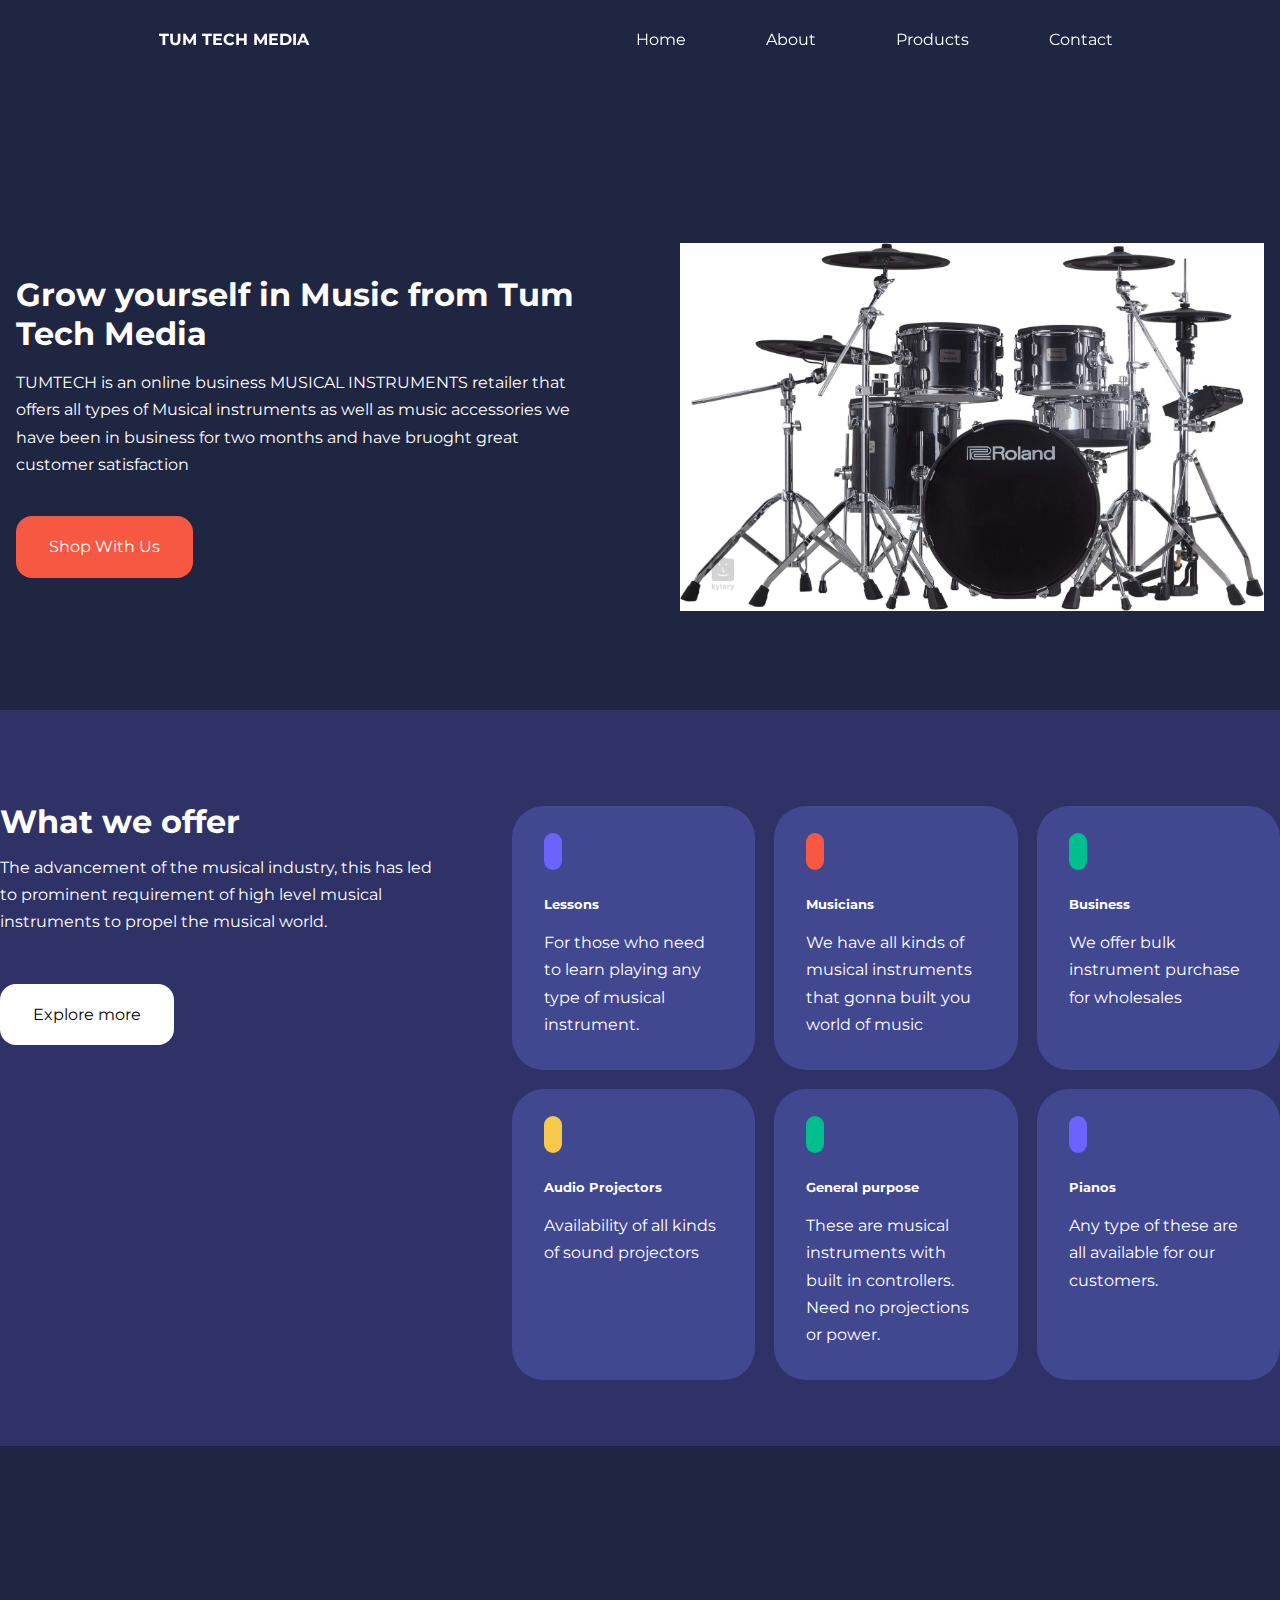
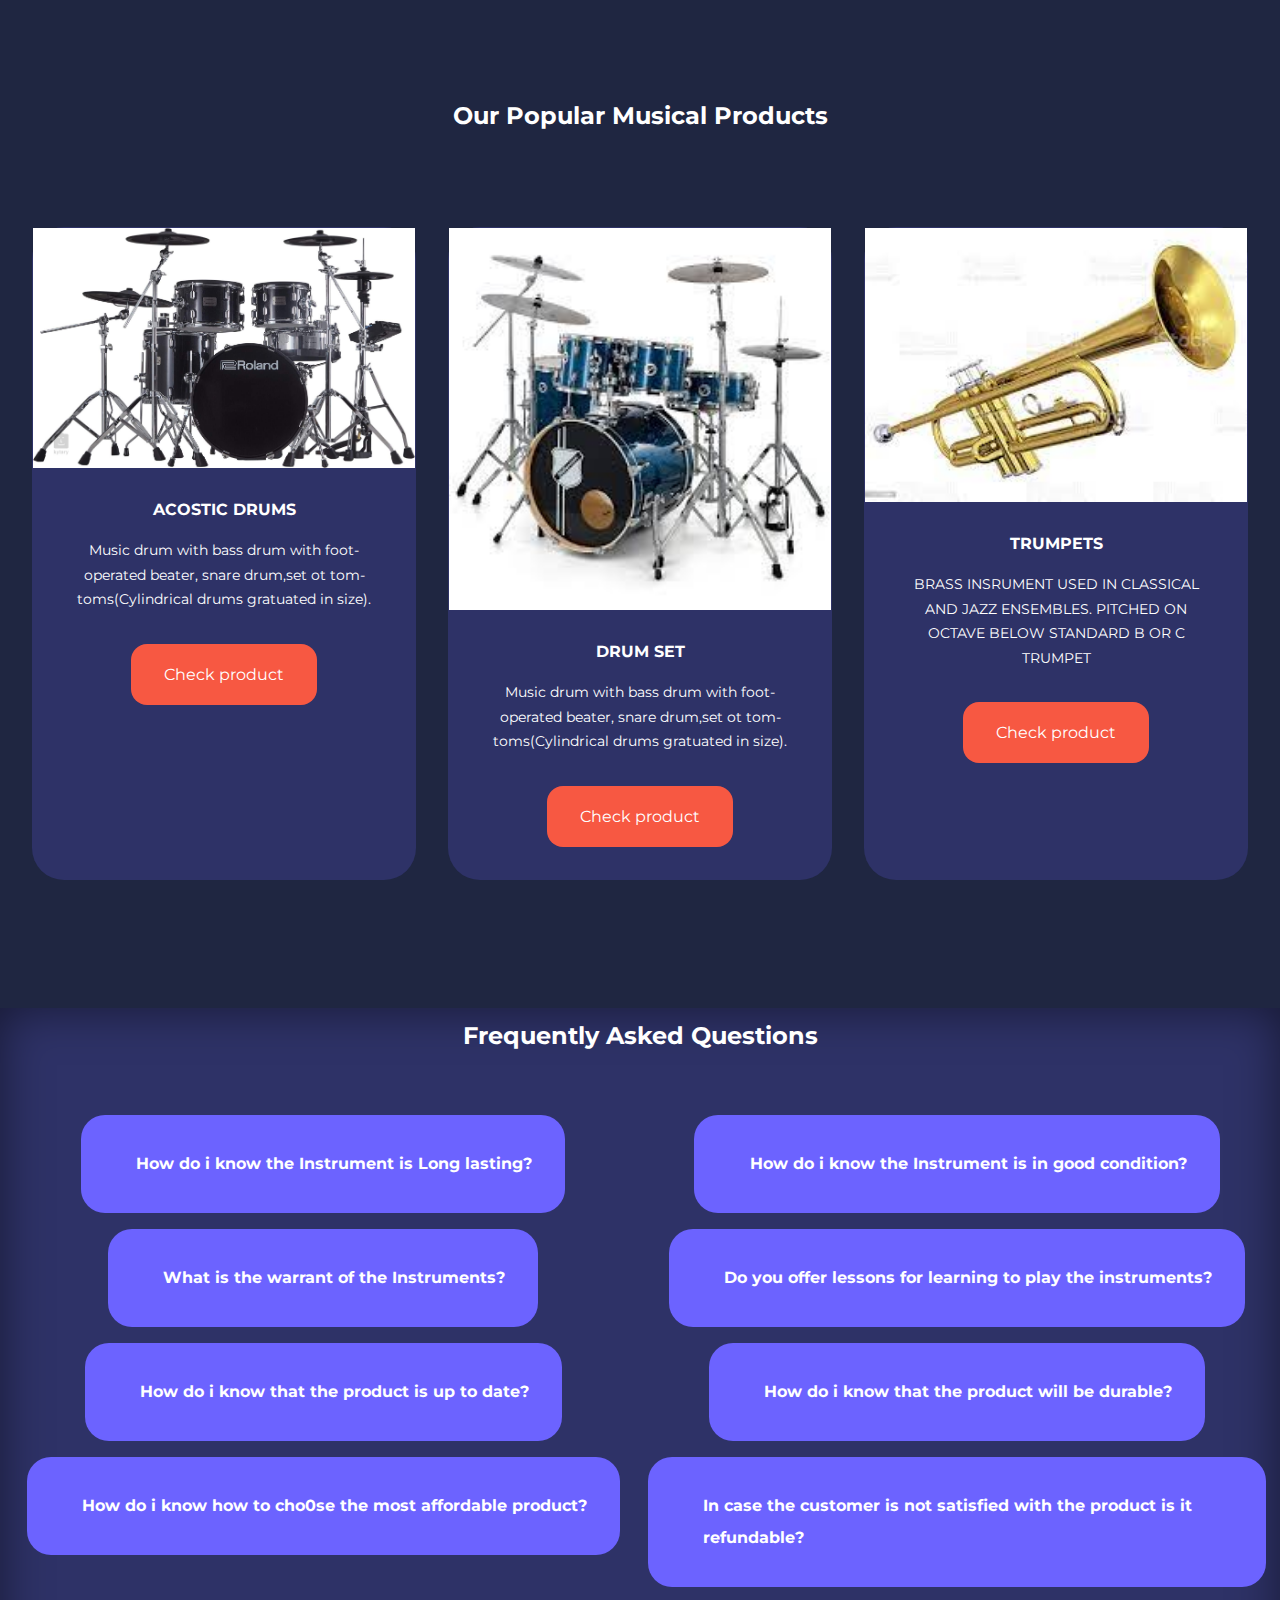
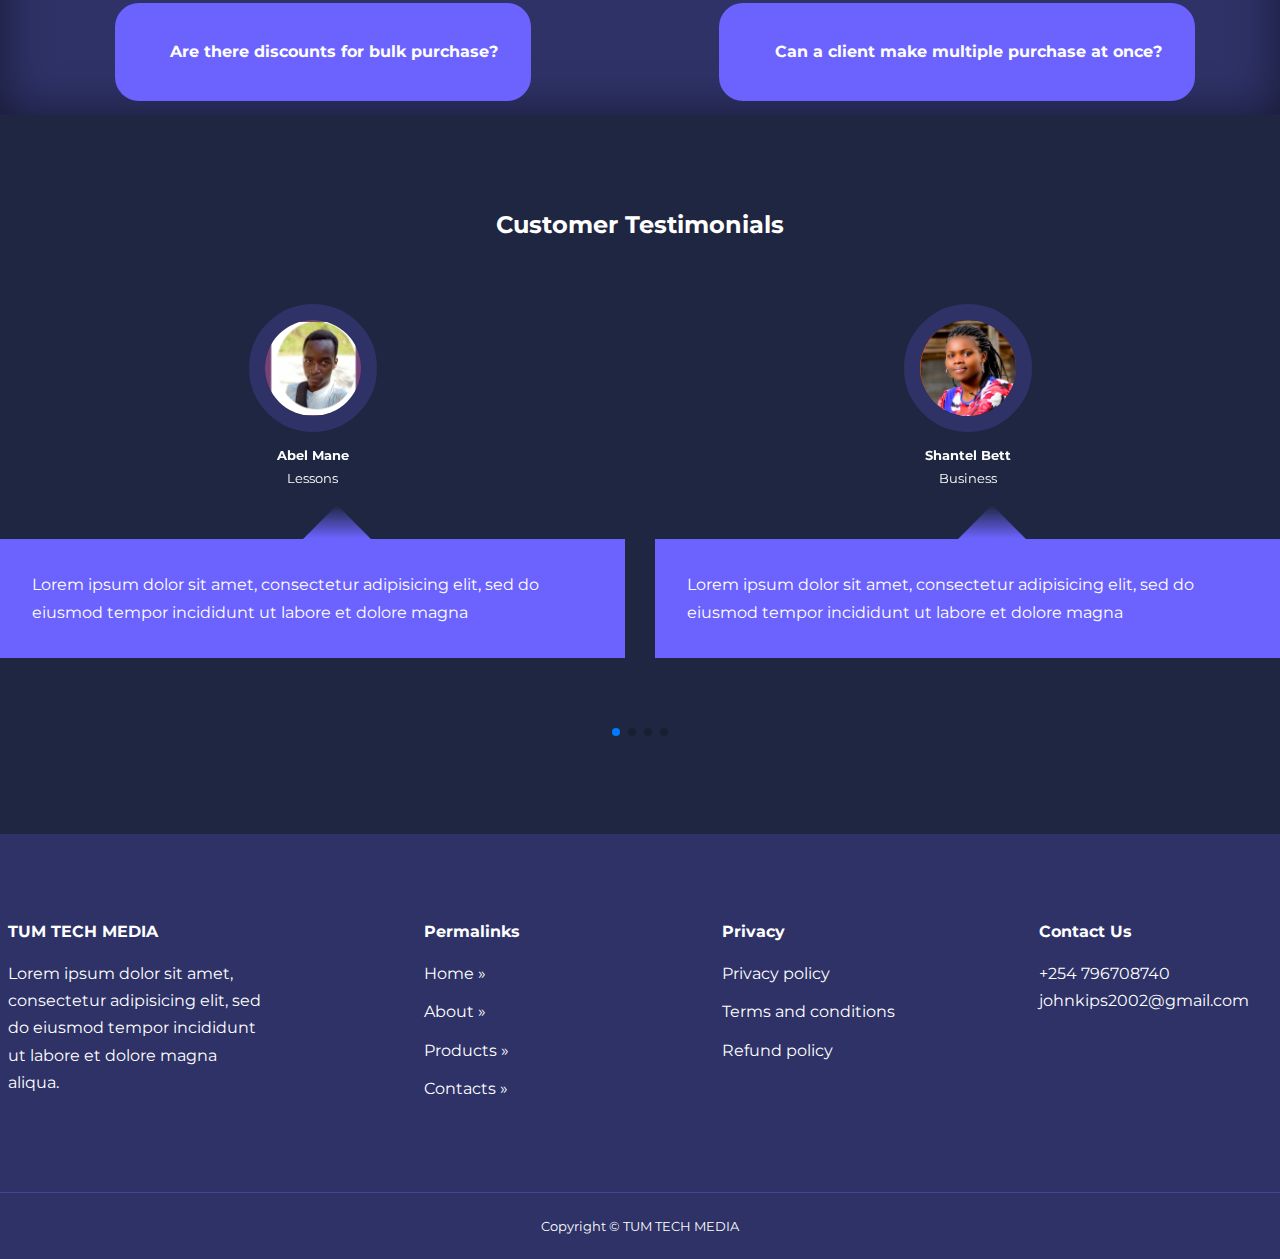
<file: SOEN 202/index.html>
<!DOCTYPE html>
<html lang="en">

<head>
    <meta charset="UTF-8">
    <meta http-equiv="X-UA-Compatible" content="IE=edge">
    <meta name="viewport" content="width=device-width, initial-scale=1.0">
    <title>Document</title>
    <!-- this is from swipper js -->
    <link rel="stylesheet" href="https://unpkg.com/swiper@8/swiper-bundle.min.css" />

    <!-- this is the icontscout -->
    <link rel="stylesheet" href="https://unicons.iconscout.com/release/v2.1.6/css/unicons.css">

    <!-- this is the google fonts -->
    <link rel="preconnect" href="https://fonts.googleapis.com">
    <link rel="preconnect" href="https://fonts.gstatic.com" crossorigin>
    <link href="https://fonts.googleapis.com/css2?family=Montserrat:wght@300;400;500;600;700;800;900&family=Poppins:wght@100;200;300;400;600;700&display=swap" rel="stylesheet">
    <!-- this is frommy internal css -->
    <link rel="stylesheet" href="./style.css">

    <style>
        body {
            background-image: rgb(40deg blue,yellow);
        }
    </style>


</head>

<body>
    <nav>
        <div class="container nav__container">
            <a href="index.html">
                <h4>TUM TECH MEDIA</h4>
            </a>
            <ul class="nav__menu">
                <li><a href="index.html">Home</a></li>
                <li><a href="about.html">About</a></li>
                <li><a href="product.html">Products</a></li>
                <li><a href="contacts.html">Contact</a></li>
            </ul>
            <button class="open-menu-btn"><i class="uil uil-bars"></i></button>
            <button class="close-menu-btn"><i class="uil uil-multiply"></i></button>
        </div>
    </nav>

    <!-- ==============END OF NAVIGATION STYLING============ -->

    <header>
        <div class="container header__container">
            <div class="header__left">
                <h1>Grow yourself in Music from Tum Tech Media</h1>
                <p>
                    TUMTECH is an online business MUSICAL INSTRUMENTS retailer that offers all types of Musical instruments as well as music accessories we have been in business for two months and have bruoght great customer satisfaction
                </p>
                <a href="product.html" class="btn btn-primary">Shop With Us</a>
            </div>
            <div class="header__right">
                <div class="header__right-image">
                    <img src="./images/ACOSTIC DRUMS.jpg" alt="">
                </div>
            </div>
        </div>
    </header>

    <!-- ===============END OF THE HEADER SECTION=============== -->


    <section class="categories">
        <div class="container categories__container">
            <div class="categories__left">
                <h1>What we offer</h1>
                <p>The advancement of the musical industry, this has led to prominent requirement of high level musical instruments to propel the musical world.</p>
                <a href="./product.html" class="btn">Explore more</a>
            </div>
            <div class="categories__right">
                <article class="category">
                    <span class="category__icon"><i class="uil uil-dice-six"></i></span>
                    <h5>Lessons</h5>
                    <p>For those who need to learn playing any type of musical instrument.
                    </p>
                </article>
                <article class="category">
                    <span class="category__icon"><i class="uil uil-suitcase-alt"></i></span>
                    <h5>Musicians</h5>
                    <p>We have all kinds of musical instruments that gonna built you world of music
                    </p>
                </article>
                <article class="category">
                    <span class="category__icon"><i class="uil uil-laptop"></i></span>
                    <h5>Business</h5>
                    <p>We offer bulk instrument purchase for wholesales
                    </p>
                </article>
                <article class="category">
                    <span class="category__icon"><i class="uil uil-tablet"></i></span>
                    <h5>Audio Projectors</h5>
                    <p>Availability of all kinds of sound projectors
                    </p>
                </article>
                <article class="category">
                    <span class="category__icon"><i class="uil uil-desktop"></i></span>
                    <h5>General purpose</h5>
                    <p>These are musical instruments with built in controllers. Need no projections or power.
                    </p>
                </article>
                <article class="category">
                    <span class="category__icon"><i class="uil uil-monitor"></i></span>
                    <h5>Pianos </h5>
                    <p>Any type of these are all available for our customers.
                    </p>
                </article>
            </div>
        </div>
    </section>

    <section class="courses">
        <h2>Our Popular Musical Products</h2>
        <div class="container courses__container">
            <article class="course">
                <div class="course__image">
                    <img src="./images/ACOSTIC DRUMS.jpg">
                </div>
                <div class="course__info">
                    <h4>ACOSTIC DRUMS</h4>
                    <p>
                        Music drum with bass drum with foot-operated beater, snare drum,set ot tom-toms(Cylindrical drums gratuated in size).
                    </p>
                    <a href="./product.html" class="btn btn-primary">Check product</a>
                </div>
            </article>

            <article class="course">
                <div class="course__image">
                    <img src="./images/DRUM SET.jpeg">
                </div>
                <div class="course__info">
                    <h4>DRUM SET</h4>
                    <p>
                        Music drum with bass drum with foot-operated beater, snare drum,set ot tom-toms(Cylindrical drums gratuated in size).
                    </p>
                    <a href="./product.html" class="btn btn-primary">Check product</a>
                </div>
            </article>

            <article class="course">
                <div class="course__image">
                    <img src="./images/TRUMPETS.jpeg">
                </div>
                <div class="course__info">
                    <h4>TRUMPETS</h4>
                    <p>
                        BRASS INSRUMENT USED IN CLASSICAL AND JAZZ ENSEMBLES. PITCHED ON OCTAVE BELOW STANDARD B OR C TRUMPET
                    </p>
                    <a href="./product.html" class="btn btn-primary">Check product</a>
                </div>
            </article>
        </div>
    </section>


    <!-- =============== END OF COURSES =================-->

    <section class="faqs">
        <h2>Frequently Asked Questions</h2>
        <div class="container faqs__container">
            <article class="faq">
                <div class="faq__icon"><i class="uil uil-plus"></i></div>
                <div class="question__answer">
                    <h4>How do i know the Instrument is Long lasting?</h4>
                    <p>Lorem ipsum dolor sit amet, consectetur adipisicing elit, sed do eiusmod tempor incididunt ut labore et dolore magna aliqua. Ut enim ad minim veniam, quis nostrud exercitation ullamco laboris nisi ut aliquip ex ea commodo consequat.
                        Duis aute irure dolor in reprehenderit in voluptate velit esse cillum dolore eu fugiat nulla pariatur.</p>
                </div>
            </article>


            <article class="faq">
                <div class="faq__icon"><i class="uil uil-plus"></i></div>
                <div class="question__answer">
                    <h4>How do i know the Instrument is in good condition?</h4>
                    <p>Lorem ipsum dolor sit amet, consectetur adipisicing elit, sed do eiusmod tempor incididunt ut labore et dolore magna aliqua. Ut enim ad minim veniam, quis nostrud exercitation ullamco laboris nisi ut aliquip ex ea commodo consequat.
                        Duis aute irure dolor in reprehenderit in voluptate velit esse cillum dolore eu fugiat nulla pariatur.</p>
                </div>
            </article>


            <article class="faq">
                <div class="faq__icon"><i class="uil uil-plus"></i></div>
                <div class="question__answer">
                    <h4>What is the warrant of the Instruments?</h4>
                    <p>Lorem ipsum dolor sit amet, consectetur adipisicing elit, sed do eiusmod tempor incididunt ut labore et dolore magna aliqua. Ut enim ad minim veniam, quis nostrud exercitation ullamco laboris nisi ut aliquip ex ea commodo consequat.
                        Duis aute irure dolor in reprehenderit in voluptate velit esse cillum dolore eu fugiat nulla pariatur.</p>
                </div>
            </article>


            <article class="faq">
                <div class="faq__icon"><i class="uil uil-plus"></i></div>
                <div class="question__answer">
                    <h4>Do you offer lessons for learning to play the instruments?</h4>
                    <p>Lorem ipsum dolor sit amet, consectetur adipisicing elit, sed do eiusmod tempor incididunt ut labore et dolore magna aliqua. Ut enim ad minim veniam, quis nostrud exercitation ullamco laboris nisi ut aliquip ex ea commodo consequat.
                        Duis aute irure dolor in reprehenderit in voluptate velit esse cillum dolore eu fugiat nulla pariatur.</p>
                </div>
            </article>


            <article class="faq">
                <div class="faq__icon"><i class="uil uil-plus"></i></div>
                <div class="question__answer">
                    <h4>How do i know that the product is up to date?</h4>
                    <p>Lorem ipsum dolor sit amet, consectetur adipisicing elit, sed do eiusmod tempor incididunt ut labore et dolore magna aliqua. Ut enim ad minim veniam, quis nostrud exercitation ullamco laboris nisi ut aliquip ex ea commodo consequat.
                        Duis aute irure dolor in reprehenderit in voluptate velit esse cillum dolore eu fugiat nulla pariatur.</p>
                </div>
            </article>


            <article class="faq">
                <div class="faq__icon"><i class="uil uil-plus"></i></div>
                <div class="question__answer">
                    <h4>How do i know that the product will be durable?</h4>
                    <p>Lorem ipsum dolor sit amet, consectetur adipisicing elit, sed do eiusmod tempor incididunt ut labore et dolore magna aliqua. Ut enim ad minim veniam, quis nostrud exercitation ullamco laboris nisi ut aliquip ex ea commodo consequat.
                        Duis aute irure dolor in reprehenderit in voluptate velit esse cillum dolore eu fugiat nulla pariatur.</p>
                </div>
            </article>


            <article class="faq">
                <div class="faq__icon"><i class="uil uil-plus"></i></div>
                <div class="question__answer">
                    <h4>How do i know how to cho0se the most affordable product?</h4>
                    <p>Lorem ipsum dolor sit amet, consectetur adipisicing elit, sed do eiusmod tempor incididunt ut labore et dolore magna aliqua. Ut enim ad minim veniam, quis nostrud exercitation ullamco laboris nisi ut aliquip ex ea commodo consequat.
                        Duis aute irure dolor in reprehenderit in voluptate velit esse cillum dolore eu fugiat nulla pariatur.</p>
                </div>
            </article>


            <article class="faq">
                <div class="faq__icon"><i class="uil uil-plus"></i></div>
                <div class="question__answer">
                    <h4>In case the customer is not satisfied with the product is it refundable?</h4>
                    <p>Read the refund policy</p>
                </div>
            </article>


            <article class="faq">
                <div class="faq__icon"><i class="uil uil-plus"></i></div>
                <div class="question__answer">
                    <h4>Are there discounts for bulk purchase?</h4>
                    <p>Lorem ipsum dolor sit amet, consectetur adipisicing elit, sed do eiusmod tempor incididunt ut labore et dolore magna aliqua. Ut enim ad minim veniam, quis nostrud exercitation ullamco laboris nisi ut aliquip ex ea commodo consequat.
                        Duis aute irure dolor in reprehenderit in voluptate velit esse cillum dolore eu fugiat nulla pariatur.</p>
                </div>
            </article>


            <article class="faq">
                <div class="faq__icon"><i class="uil uil-plus"></i></div>
                <div class="question__answer">
                    <h4>Can a client make multiple purchase at once?</h4>
                    <p>Lorem ipsum dolor sit amet, consectetur adipisicing elit, sed do eiusmod tempor incididunt ut labore et dolore magna aliqua. Ut enim ad minim veniam, quis nostrud exercitation ullamco laboris nisi ut aliquip ex ea commodo consequat.
                        Duis aute irure dolor in reprehenderit in voluptate velit esse cillum dolore eu fugiat nulla pariatur.</p>
                </div>
            </article>
        </div>
    </section>

    <!--  ============  END OF FAQS  ============= -->

    <section class="container testimonials__container mySwiper">
        <h2>Customer Testimonials</h2>
        <div class="swiper-wrapper">


            <article class="testmonial swiper-slide">
                <div class="avatar">
                    <img src="./images/mane.png">
                </div>
                <div class="testimonial__info">
                    <h5>Abel Mane</h5>
                    <small>Lessons</small>
                </div>
                <div class="testimonial__body">
                    <p>
                        Lorem ipsum dolor sit amet, consectetur adipisicing elit, sed do eiusmod tempor incididunt ut labore et dolore magna
                    </p>
                </div>
            </article>


            <article class="testmonial swiper-slide">
                <div class="avatar">
                    <img src="./images/aisha2.png">
                </div>
                <div class="testimonial__info">
                    <h5>Shantel Bett</h5>
                    <small>Business</small>
                </div>
                <div class="testimonial__body">
                    <p>
                        Lorem ipsum dolor sit amet, consectetur adipisicing elit, sed do eiusmod tempor incididunt ut labore et dolore magna
                    </p>
                </div>
            </article>


            <article class="testmonial swiper-slide">
                <div class="avatar">
                    <img src="./images/edgar.png">
                </div>
                <div class="testimonial__info">
                    <h5>Edgar Sulubu</h5>
                    <small>Musician</small>
                </div>
                <div class="testimonial__body">
                    <p>
                        Lorem ipsum dolor sit amet, consectetur adipisicing elit, sed do eiusmod tempor incididunt ut labore et dolore magna
                    </p>
                </div>
            </article>


            <article class="testmonial swiper-slide">
                <div class="avatar">
                    <img src="./images/aisha.png">
                </div>
                <div class="testimonial__info">
                    <h5>Aisha Nabu</h5>
                    <small>Lessons</small>
                </div>
                <div class="testimonial__body">
                    <p>
                        Lorem ipsum dolor sit amet, consectetur adipisicing elit, sed do eiusmod tempor incididunt ut labore et dolore magna
                    </p>
                </div>
            </article>


            <article class="testmonial swiper-slide">
                <div class="avatar">
                    <img src="./images/dub.png">
                </div>
                <div class="testimonial__info">
                    <h5>John Dub</h5>
                    <small>Pianist</small>
                </div>
                <div class="testimonial__body">
                    <p>
                        Lorem ipsum dolor sit amet, consectetur adipisicing elit, sed do eiusmod tempor incididunt ut labore et dolore magna
                    </p>
                </div>
            </article>

        </div>
        <div class="swiper-pagination"></div>
    </section>


    <!-- ===========  END OF TESTIMONIALS ========= -->



    <footer>
        <div class="container footer__container">
            <div class="footer__1">
                <a href="index.html" class="footer__logo">
                    <h4>TUM TECH MEDIA</h4>
                </a>
                <p>Lorem ipsum dolor sit amet, consectetur adipisicing elit, sed do eiusmod tempor incididunt ut labore et dolore magna aliqua. </p>
            </div>


            <div class="footer__2">
                <h4>Permalinks</h4>
                <ul class="permalinks">
                    <li><a href="index.html">Home</a> &raquo;</li>
                    <li><a href="about.html">About</a> &raquo;</li>
                    <li><a href="product.html">Products</a> &raquo;</li>
                    <li><a href="contacts.html">Contacts</a> &raquo;</li>

                </ul>
            </div>

            <div class="footer__3">
                <h4>Privacy</h4>
                <ul class="privacy">
                    <li>
                        <a href="#">Privacy policy</a>
                    </li>
                    <li>
                        <a href="#">Terms and conditions</a>
                    </li>
                    <li>
                        <a href="#">Refund policy</a>
                    </li>
                </ul>
            </div>

            <div class="footer__4">
                <h4>Contact Us</h4>
                <div>
                    <p>+254 796708740</p>
                    <p>johnkips2002@gmail.com</p>
                </div>
                <ul class="footer__socials">
                    <li>
                        <a href="#"> <i class="uil uil-facebook"></i></a>
                    </li>
                    <li>
                        <a href="#"> <i class="uil uil-instagram"></i></a>
                    </li>
                    <li>
                        <a href="#"> <i class="uil uil-twitter"></i></a>
                    </li>
                    <li>
                        <a href="#"> <i class="uil uil-linkedin-alt"></i></a>
                    </li>
                </ul>
            </div>


        </div>
        <div class="footer__copyright">
            <small>Copyright &copy TUM TECH MEDIA</small>
        </div>
    </footer>



    <!-- ===========  END OF FO0TER ========= -->


    <!-- from swipper js -->
    <script src="https://unpkg.com/swiper@8/swiper-bundle.min.js"></script>

    <script>
        var swiper = new Swiper(".mySwiper", {
            slidesPerView: 1,
            spaceBetween: 30,
            pagination: {
                el: ".swiper-pagination",
                clickable: true,
            },
            // when window width is >= 600px
            breakpoints: {
                600: {
                    slidesPerView: 2
                }
            }
        });
    </script>

    <!-- from the internal js files -->
    <script src="./main.js"></script>


</body>

</html>
</file>
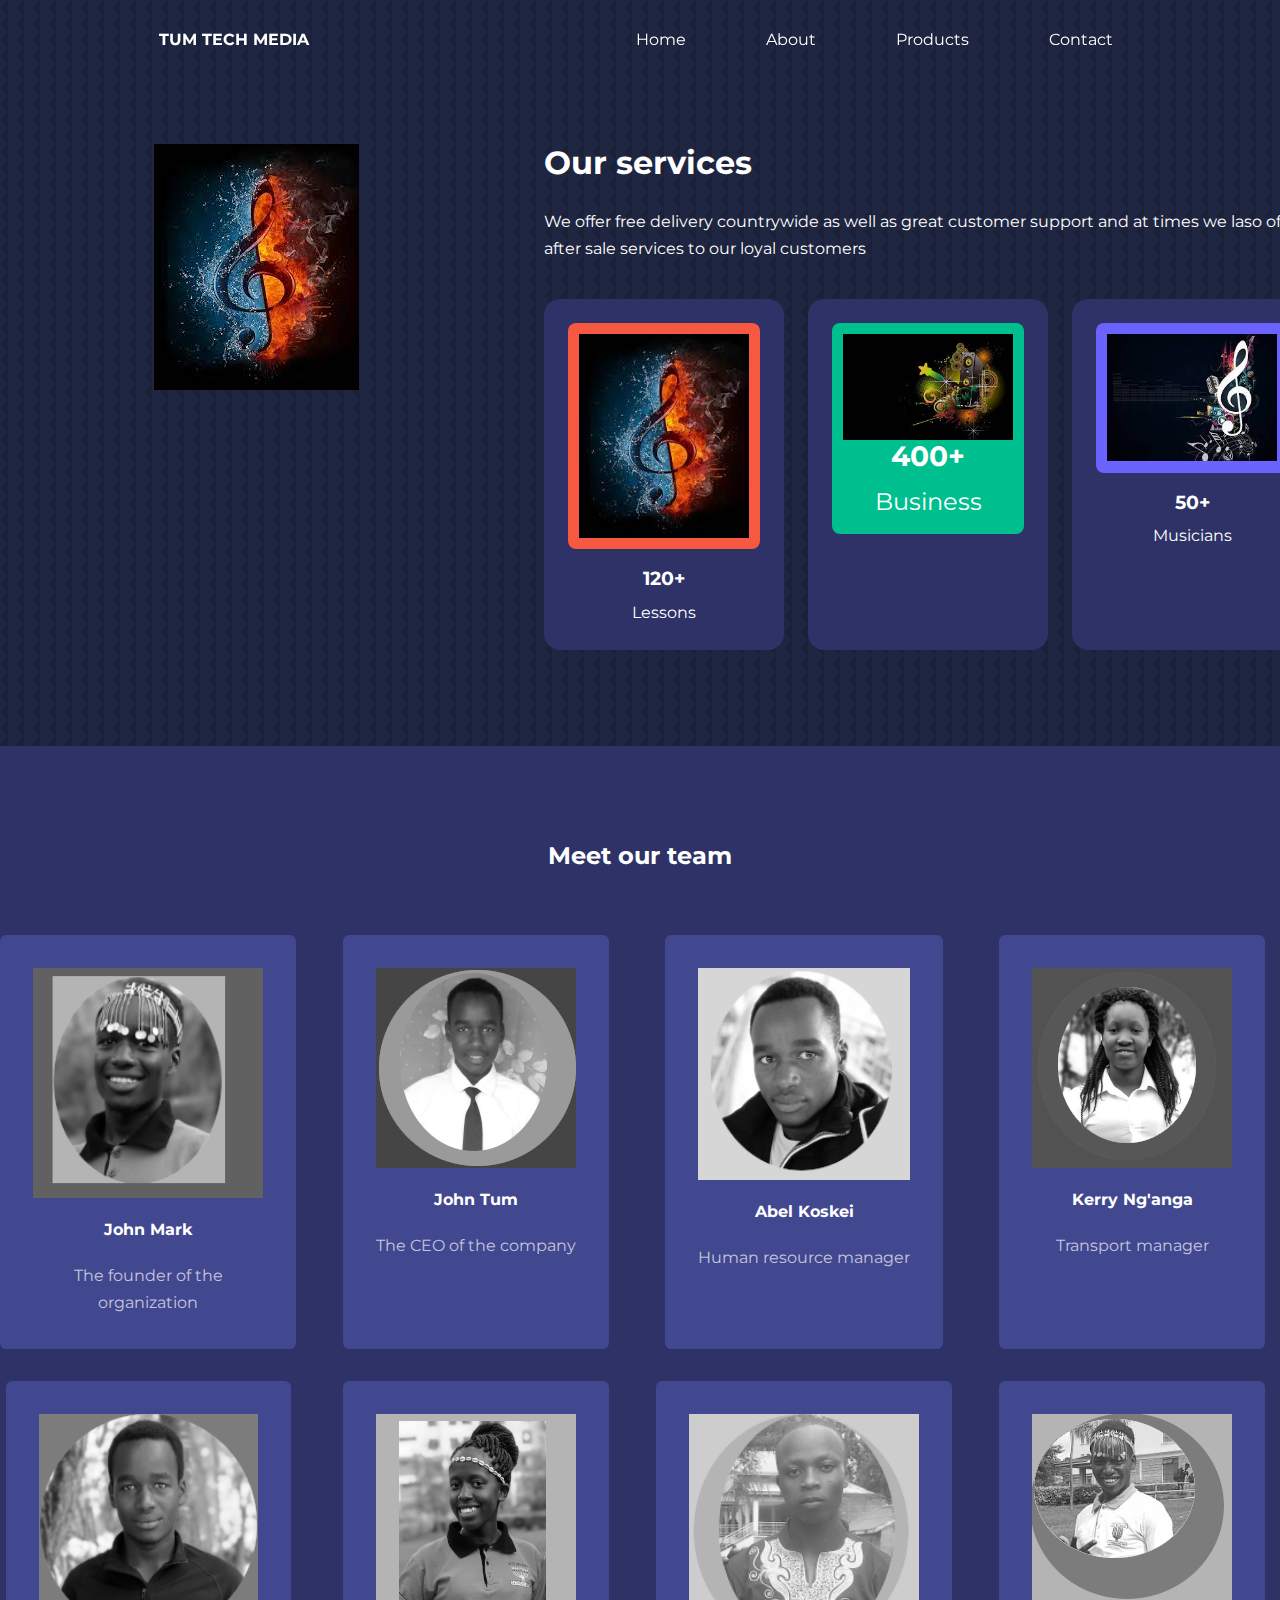
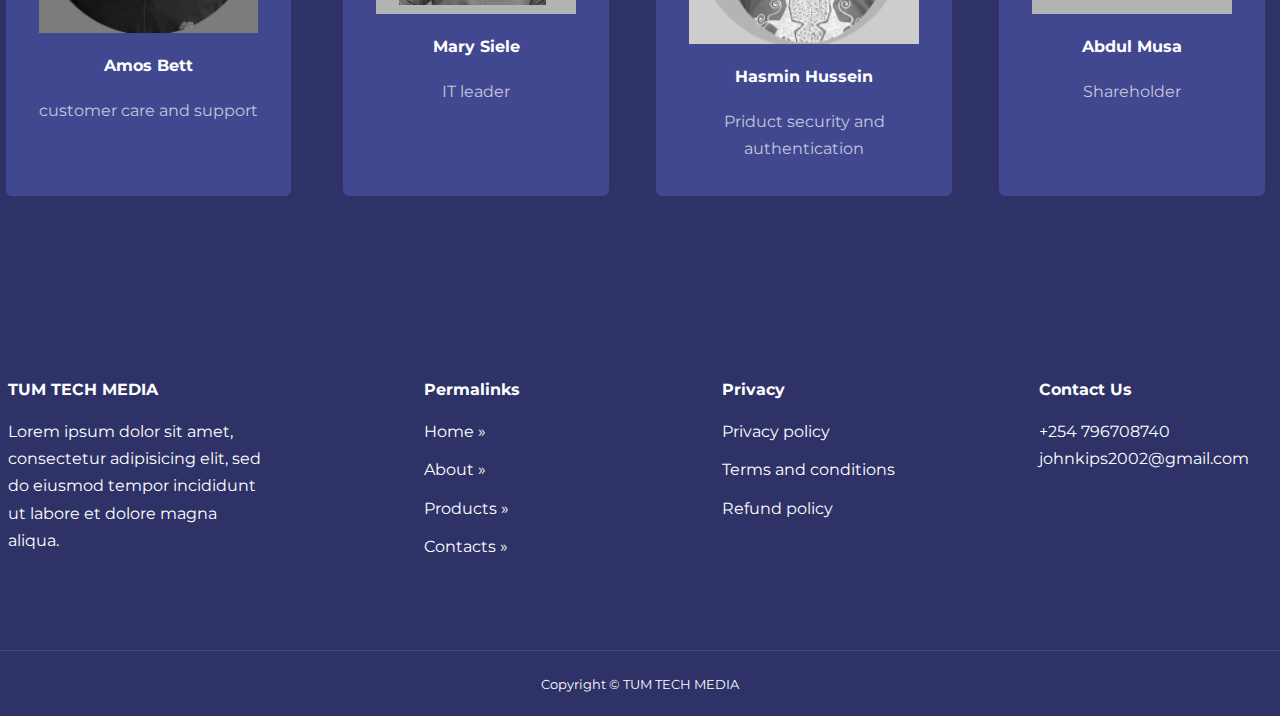
<file: SOEN 202/about.html>
<!DOCTYPE html>
<html lang="en">

<head>
    <meta charset="UTF-8">
    <meta http-equiv="X-UA-Compatible" content="IE=edge">
    <meta name="viewport" content="width=device-width, initial-scale=1.0">
    <title>Document</title>


    <!-- this is the icontscout -->
    <link rel="stylesheet" href="https://unicons.iconscout.com/release/v2.1.6/css/unicons.css">

    <!-- this is the google fonts -->
    <link rel="preconnect" href="https://fonts.googleapis.com">
    <link rel="preconnect" href="https://fonts.gstatic.com" crossorigin>
    <link href="https://fonts.googleapis.com/css2?family=Montserrat:wght@300;400;500;600;700;800;900&family=Poppins:wght@100;200;300;400;600;700&display=swap" rel="stylesheet">
    <!-- this is frommy internal css -->
    <link rel="stylesheet" href="./style.css">
    <link rel="stylesheet" href="./about.css">

    <style>
        body {
            background-image: url("./images/bg-texture.png")
        }
    </style>


</head>

<body>
    <nav>
        <div class="container nav__container">
            <a href="index.html">
                <h4>TUM TECH MEDIA
                </h4>
            </a>
            <ul class="nav__menu">
                <li><a href="index.html">Home</a></li>
                <li><a href="about.html">About</a></li>
                <li><a href="prJoduct.html">Products</a></li>
                <li><a href="contacts.html">Contact</a></li>
            </ul>
            <button class="open-menu-btn"><i class="uil uil-bars"></i></button>
            <button class="close-menu-btn"><i class="uil uil-multiply"></i></button>
        </div>
    </nav>


    <section class="about__achievements">
        <div class="container about__achievements-container">
            <div class="about__achievements-left">
                <img src="./images/music6.jpeg" alt="" width="10px">
            </div>
            <div class="about__achievements-right">
                <h1>Our services</h1>
                <p>
                    We offer free delivery countrywide as well as great customer support and at times we laso offer after sale services to our loyal customers
                </p>
                <div class="achievements__cards">
                    <article class="achievements__card">
                        <span class="achievements__icon">
                            <img src="images/music6.jpeg">
                        </span>
                        <h3>120+</h3>
                        <p>Lessons
                        </p>
                    </article>
                    <article class="achievements__card">
                        <span class="achievements__icon">
                            <img src="images/music 9.jpeg"
                        </span>
                        <h3>400+</h3>
                        <p>Business
                        </p>
                    </article>
                    <article class="achievements__card">
                        <span class="achievements__icon">
                            <img src="images/music8.jpeg">
                        </span>
                        <h3>50+
                        </h3>
                        <p>Musicians
                        </p>
                    </article>
                </div>
            </div>
        </div>
    </section>



    <!-- ============= END OF ACHIEVEMENTS ===============-->



    <section class="team">
        <h2>Meet our team</h2>
        <div class="container team__container">
            <article class="team__member">
                <div class="team__member-image">
                    <img src="./images/JohnMark.png">
                    <div class="team__member-info">
                        <h4>John Mark
                        </h4>
                        <p>The founder of the organization</p>
                    </div>
                    <div class="team__member-socials">
                        <a href="https://www.instagram.com/?hl=en" target="_blank"><i class="uil uil-instagram-alt"></i></a>
                        <a href="https://twitter.com" target="_blank"><i class="uil uil-twitter"></i></a>
                        <a href="https://www.linkedin.com" target="_blank"><i class="uil uil-linkedin"></i></a>
                    </div>
                </div>
            </article>
            <article class="team__member">
                <div class="team__member-image">
                    <img src="./images/john3.png">
                    <div class="team__member-info">
                        <h4>John Tum
                        </h4>
                        <p>The CEO of the company</p>
                    </div>
                    <div class="team__member-socials">
                        <a href="https://www.instagram.com/?hl=en" target="_blank"><i class="uil uil-instagram-alt"></i></a>
                        <a href="https://twitter.com" target="_blank"><i class="uil uil-twitter"></i></a>
                        <a href="https://www.linkedin.com" target="_blank"><i class="uil uil-linkedin"></i></a>
                    </div>
                </div>
            </article>
            <article class="team__member">
                <div class="team__member-image">
                    <img src="./images/abel.png">
                    <div class="team__member-info">
                        <h4>Abel Koskei
                        </h4>
                        <p>Human resource manager</p>
                    </div>
                    <div class="team__member-socials">
                        <a href="https://www.instagram.com/?hl=en" target="_blank"><i class="uil uil-instagram-alt"></i></a>
                        <a href="https://twitter.com" target="_blank"><i class="uil uil-twitter"></i></a>
                        <a href="https://www.linkedin.com" target="_blank"><i class="uil uil-linkedin"></i></a>
                    </div>
                </div>
            </article>
            <article class="team__member">
                <div class="team__member-image">
                    <img src="./images/kerry.png">
                    <div class="team__member-info">
                        <h4>Kerry Ng'anga
                        </h4>
                        <p>Transport manager</p>
                    </div>
                    <div class="team__member-socials">
                        <a href="https://www.instagram.com/?hl=en" target="_blank"><i class="uil uil-instagram-alt"></i></a>
                        <a href="https://twitter.com" target="_blank"><i class="uil uil-twitter"></i></a>
                        <a href="https://www.linkedin.com" target="_blank"><i class="uil uil-linkedin"></i></a>
                    </div>
                </div>
            </article>
            <article class="team__member">
                <div class="team__member-image">
                    <img src="./images/john4.png">
                    <div class="team__member-info">
                        <h4>Amos Bett</h4>
                        <p>customer care and support </p>
                    </div>
                    <div class="team__member-socials">
                        <a href="https://www.instagram.com/?hl=en" target="_blank"><i class="uil uil-instagram-alt"></i></a>
                        <a href="https://twitter.com" target="_blank"><i class="uil uil-twitter"></i></a>
                        <a href="https://www.linkedin.com" target="_blank"><i class="uil uil-linkedin"></i></a>
                    </div>
                </div>
            </article>
            <article class="team__member">
                <div class="team__member-image">
                    <img src="./images/mary.png">
                    <div class="team__member-info">
                        <h4>Mary Siele</h4>
                        <p>IT leader</p>
                    </div>
                    <div class="team__member-socials">
                        <a href="https://www.instagram.com/?hl=en" target="_blank"><i class="uil uil-instagram-alt"></i></a>
                        <a href="https://twitter.com" target="_blank"><i class="uil uil-twitter"></i></a>
                        <a href="https://www.linkedin.com" target="_blank"><i class="uil uil-linkedin"></i></a>
                    </div>
                </div>
            </article>
            <article class="team__member">
                <div class="team__member-image">
                    <img src="./images/john5.png">
                    <div class="team__member-info">
                        <h4>Hasmin Hussein</h4>
                        <p>Priduct security and authentication</p>
                    </div>
                    <div class="team__member-socials">
                        <a href="https://www.instagram.com/?hl=en" target="_blank"><i class="uil uil-instagram-alt"></i></a>
                        <a href="https://twitter.com" target="_blank"><i class="uil uil-twitter"></i></a>
                        <a href="https://www.linkedin.com" target="_blank"><i class="uil uil-linkedin"></i></a>
                    </div>
                </div>
            </article>
            <article class="team__member">
                <div class="team__member-image">
                    <img src="./images/john2.png">
                    <div class="team__member-info">
                        <h4>Abdul Musa</h4>
                        <p>Shareholder</p>
                    </div>
                    <div class="team__member-socials">
                        <a href="https://www.instagram.com/?hl=en" target="_blank"><i class="uil uil-instagram-alt"></i></a>
                        <a href="https://twitter.com" target="_blank"><i class="uil uil-twitter"></i></a>
                        <a href="https://www.linkedin.com" target="_blank"><i class="uil uil-linkedin"></i></a>
                    </div>
                </div>
            </article>
        </div>
    </section>




    <!-- ================ END OF TEAMS ================= -->




    <footer>
        <div class="container footer__container">
            <div class="footer__1">
                <a href="index.html" class="footer__logo">
                    <h4>TUM TECH MEDIA</h4>
                </a>
                <p>Lorem ipsum dolor sit amet, consectetur adipisicing elit, sed do eiusmod tempor incididunt ut labore et dolore magna aliqua. </p>
            </div>


            <div class="footer__2">
                <h4>Permalinks</h4>
                <ul class="permalinks">
                    <li><a href="index.html">Home</a> &raquo;</li>
                    <li><a href="about.html">About</a> &raquo;</li>
                    <li><a href="product.html">Products</a> &raquo;</li>
                    <li><a href="contacts.html">Contacts</a> &raquo;</li>

                </ul>
            </div>

            <div class="footer__3">
                <h4>Privacy</h4>
                <ul class="privacy">
                    <li>
                        <a href="#">Privacy policy</a>
                    </li>
                    <li>
                        <a href="#">Terms and conditions</a>
                    </li>
                    <li>
                        <a href="#">Refund policy</a>
                    </li>
                </ul>
            </div>

            <div class="footer__4">
                <h4>Contact Us</h4>
                <div>
                    <p>+254 796708740</p>
                    <p>johnkips2002@gmail.com</p>
                </div>
                <ul class="footer__socials">
                    <li>
                        <a href="#"> <i class="uil uil-facebook"></i></a>
                    </li>
                    <li>
                        <a href="#"> <i class="uil uil-instagram"></i></a>
                    </li>
                    <li>
                        <a href="#"> <i class="uil uil-twitter"></i></a>
                    </li>
                    <li>
                        <a href="#"> <i class="uil uil-linkedin-alt"></i></a>
                    </li>
                </ul>
            </div>


        </div>
        <div class="footer__copyright">
            <small>Copyright &copy TUM TECH MEDIA</small>
        </div>
    </footer>



    <!-- ===========  END OF FO0TER ========= -->



    <script src="./main.js"></script>


</body>

</html>
</file>
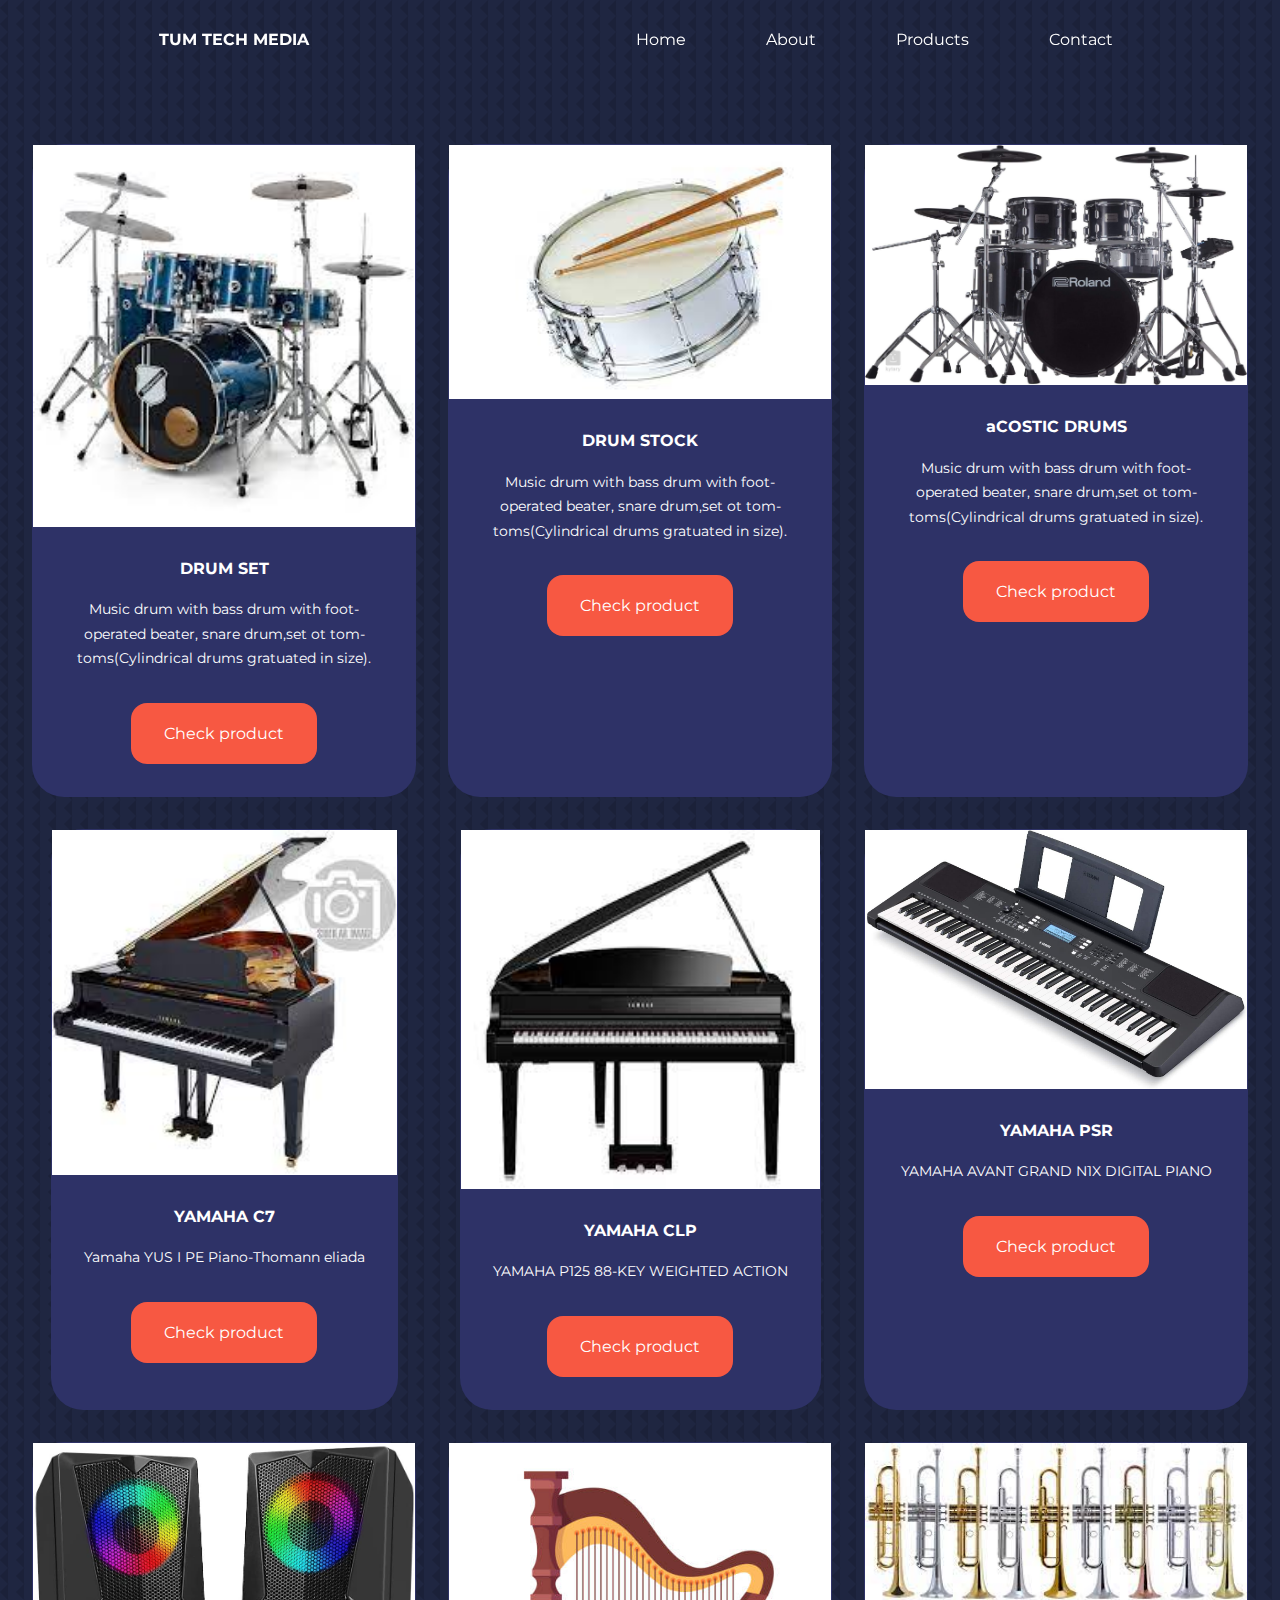
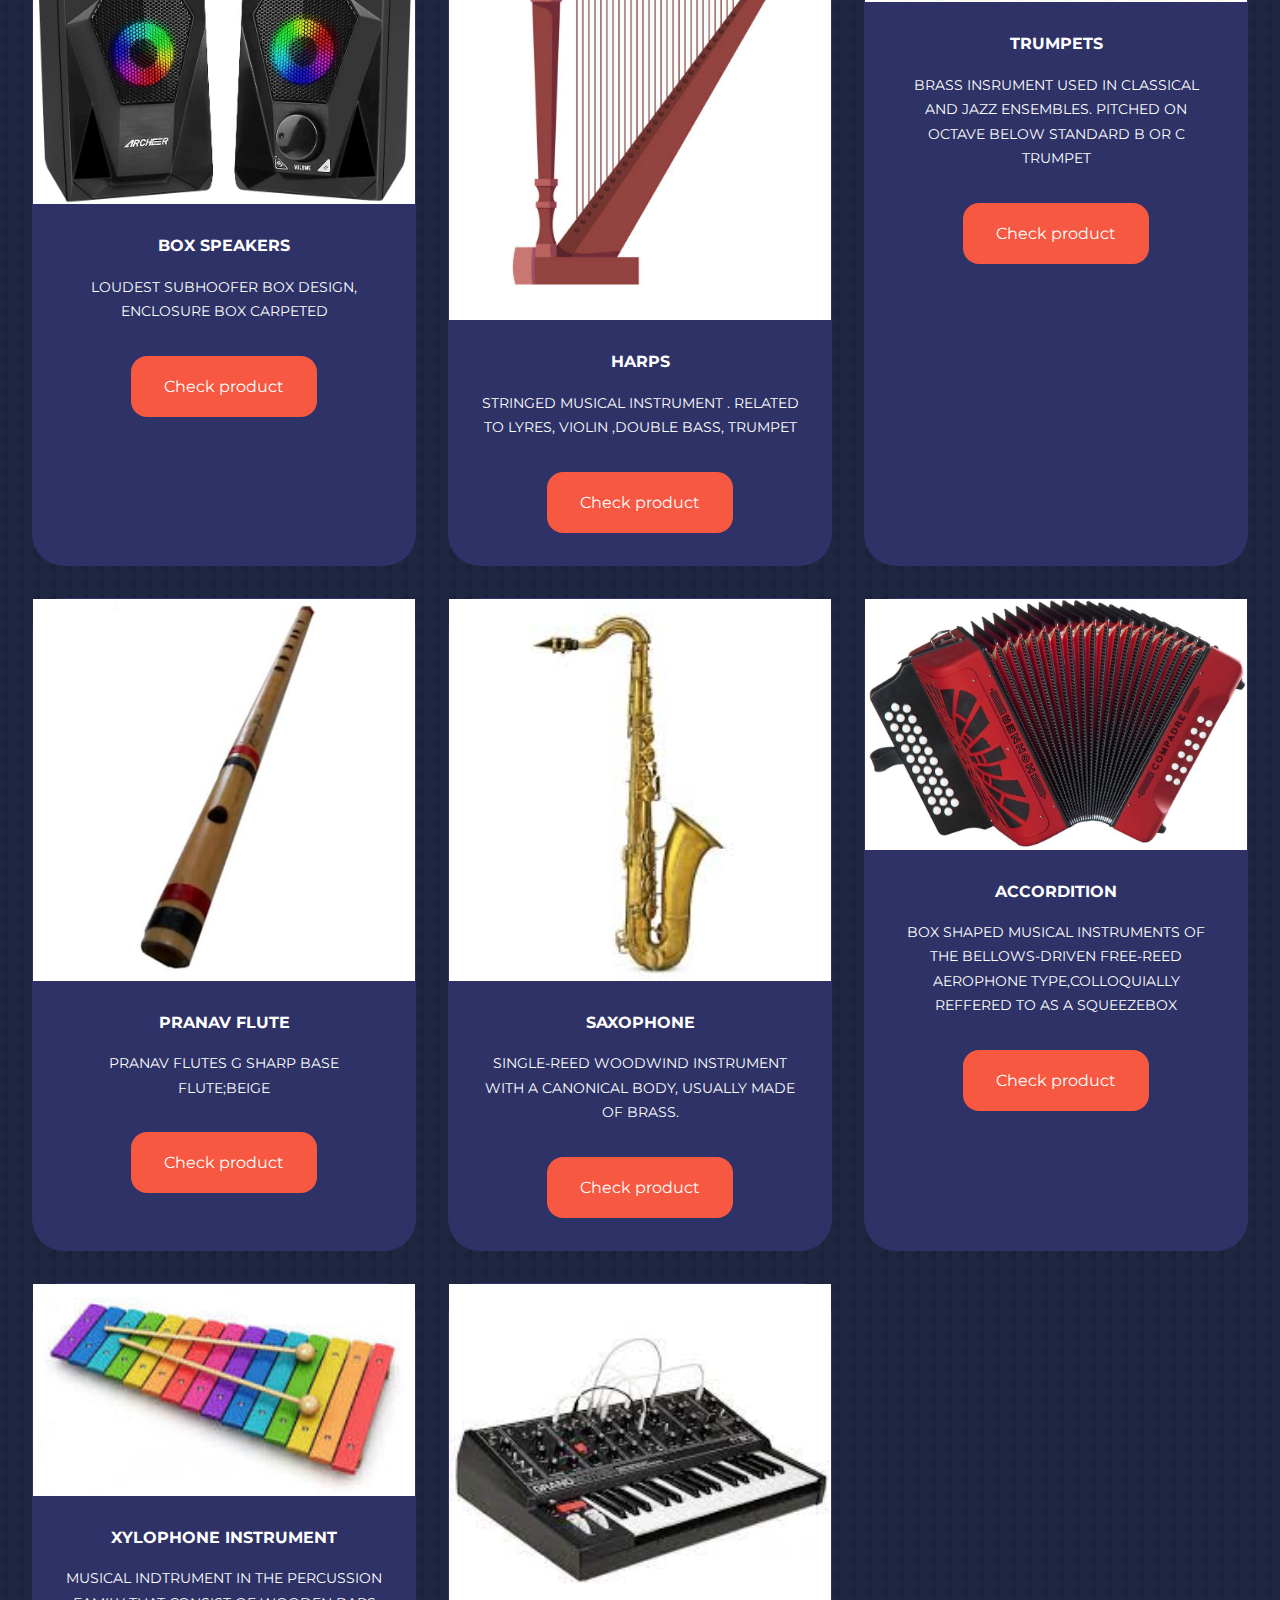
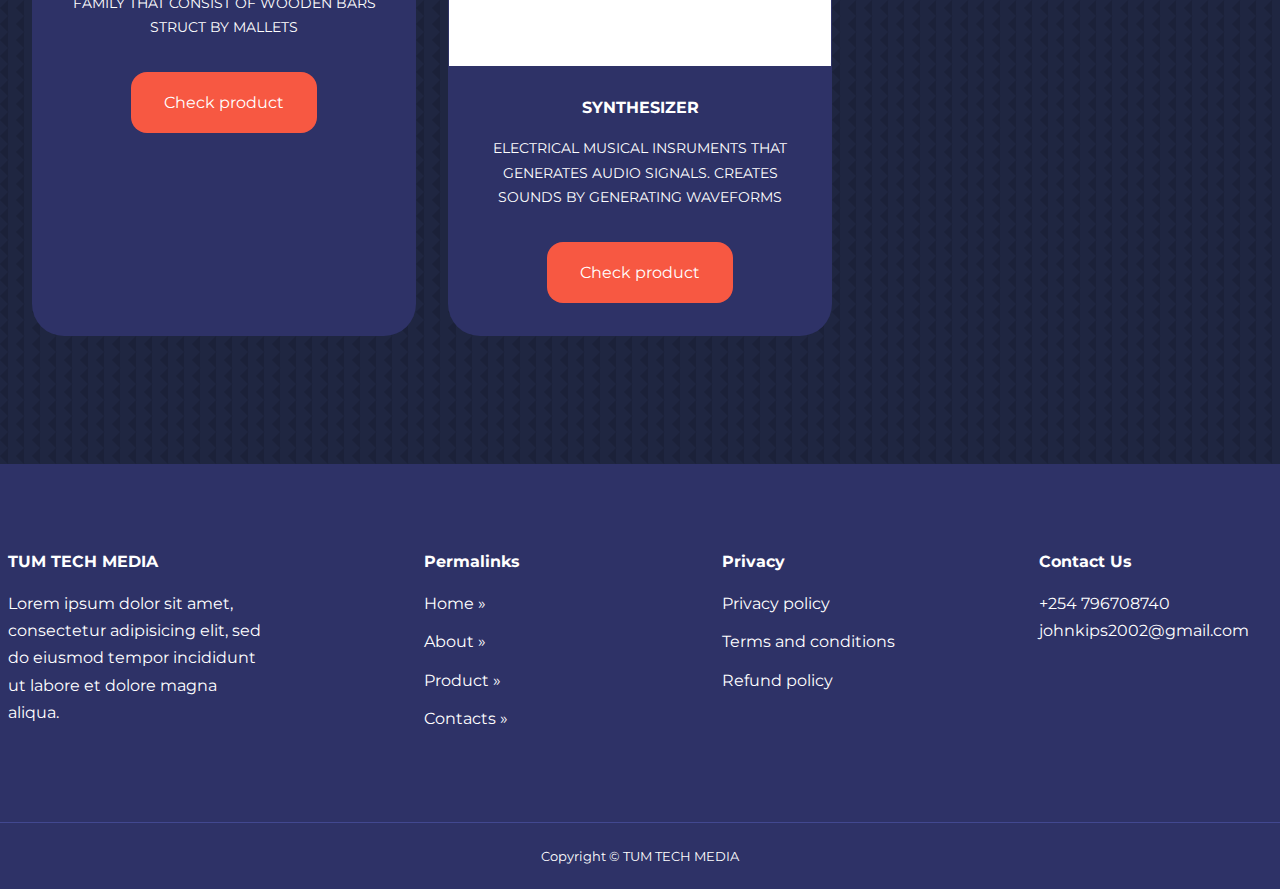
<file: SOEN 202/product.html>
<!DOCTYPE html>
<html lang="en">

<head>
    <meta charset="UTF-8">
    <meta http-equiv="X-UA-Compatible" content="IE=edge">
    <meta name="viewport" content="width=device-width, initial-scale=1.0">
    <title>Document</title>


    <!-- this is the icontscout -->
    <link rel="stylesheet" href="https://unicons.iconscout.com/release/v2.1.6/css/unicons.css">

    <!-- this is the google fonts -->
    <link rel="preconnect" href="https://fonts.googleapis.com">
    <link rel="preconnect" href="https://fonts.gstatic.com" crossorigin>
    <link href="https://fonts.googleapis.com/css2?family=Montserrat:wght@300;400;500;600;700;800;900&family=Poppins:wght@100;200;300;400;600;700&display=swap" rel="stylesheet">
    <!-- this is frommy internal css -->
    <link rel="stylesheet" href="./style.css">
    <link rel="stylesheet" href="./about.css">
    <style>
        .product {
            margin-top: 1rem;
        }
    </style>
    <style>
        body {
            background-image: url("./images/bg-texture.png")
        }
    </style>

</head>

<body>
    <nav>
        <div class="container nav__container">
            <a href="index.html">
                <h4>TUM TECH MEDIA</h4>
            </a>
            <ul class="nav__menu">
                <li><a href="index.html">Home</a></li>
                <li><a href="about.html">About</a></li>
                <li><a href="product.html">Products</a></li>
                <li><a href="contacts.html">Contact</a></li>
            </ul>
            <button class="open-menu-btn"><i class="uil uil-bars"></i></button>
            <button class="close-menu-btn"><i class="uil uil-multiply"></i></button>
        </div>
    </nav>




    <section class="product">

        <div class="container courses__container">
            <article class="course">
                <div class="course__image">
                    <img src="./images/DRUM SET.jpeg">
                </div>
                <div class="course__info">
                    <h4>DRUM SET
                    </h4>
                    <p>
                        Music drum with bass drum with foot-operated beater, snare drum,set ot tom-toms(Cylindrical drums gratuated in size).
                    </p>
                    <a href="./product.html" class="btn btn-primary">Check product</a>
                </div>
            </article>

            <article class="course">
                <div class="course__image">
                    <img src="./images/DRUM  STOCK.jpeg">
                </div>
                <div class="course__info">
                    <h4>DRUM STOCK</h4>
                    <p>
                        Music drum with bass drum with foot-operated beater, snare drum,set ot tom-toms(Cylindrical drums gratuated in size).
                    </p>
                    <a href="./product.html" class="btn btn-primary">Check product</a>
                </div>
            </article>

            <article class="course">
                <div class="course__image">
                    <img src="./images/ACOSTIC DRUMS.jpg">
                </div>
                <div class="course__info">
                    <h4>aCOSTIC DRUMS</h4>
                    <p>
                        Music drum with bass drum with foot-operated beater, snare drum,set ot tom-toms(Cylindrical drums gratuated in size).
                    </p>
                    <a href="./product.html" class="btn btn-primary">Check product</a>
                </div>
            </article>
            <article class="course">
                <div class="course__image">
                    <img src="./images/YAMAHA C7.jpeg">
                </div>
                <div class="course__info">
                    <h4>YAMAHA C7</h4>
                    <p>
                        Yamaha YUS I PE Piano-Thomann eliada                   </p>
                    <a href="./product.html" class="btn btn-primary">Check product</a>
                </div>
            </article>

            <article class="course">
                <div class="course__image">
                    <img src="./images/YAMAHA CLP.jpeg">
                </div>
                <div class="course__info">
                    <h4>YAMAHA CLP</h4>
                    <p>
                        YAMAHA P125 88-KEY WEIGHTED ACTION
                    </p>
                    <a href="./product.html" class="btn btn-primary">Check product</a>
                </div>
            </article>

            <article class="course">
                <div class="course__image">
                    <img src="./images/YAMAHA PSR.jpg">
                </div>
                <div class="course__info">
                    <h4>YAMAHA PSR</h4>
                    <p>
                        YAMAHA AVANT GRAND N1X DIGITAL PIANO
                    </p>
                    <a href="./product.html" class="btn btn-primary">Check product</a>
                </div>
            </article>
            <article class="course">
                <div class="course__image">
                    <img src="./images/SPEAKERS.jpeg">
                </div>
                <div class="course__info">
                    <h4>BOX SPEAKERS</h4>
                    <p>
                        LOUDEST SUBHOOFER BOX DESIGN, ENCLOSURE BOX CARPETED
                    </p>
                    <a href="./product.html" class="btn btn-primary">Check product</a>
                </div>
            </article>

            <article class="course">
                <div class="course__image">
                    <img src="./images/harp.jpg">
                </div>
                <div class="course__info">
                    <h4>HARPS</h4>
                    <p>
                        STRINGED MUSICAL INSTRUMENT . RELATED TO LYRES, VIOLIN ,DOUBLE BASS, TRUMPET
                    </p>
                    <a href="./product.html" class="btn btn-primary">Check product</a>
                </div>
            </article>

            <article class="course">
                <div class="course__image">
                    <img src="./images/TRUMPET.jpeg">
                </div>
                <div class="course__info">
                    <h4>TRUMPETS</h4>
                    <p>
                        BRASS INSRUMENT USED IN CLASSICAL AND JAZZ ENSEMBLES. PITCHED ON OCTAVE BELOW STANDARD B OR C TRUMPET
                    </p>
                    <a href="./product.html" class="btn btn-primary">Check product</a>
                </div>
            </article>
            <article class="course">
                <div class="course__image">
                    <img src="./images/pravan flute.jpeg">
                </div>
                <div class="course__info">
                    <h4>PRANAV FLUTE</h4>
                    <p>
                        PRANAV FLUTES G SHARP BASE FLUTE;BEIGE
                    </p>
                    <a href="./product.html" class="btn btn-primary">Check product</a>
                </div>
            </article>

            <article class="course">
                <div class="course__image">
                    <img src="./images/Saxophone.jpeg">
                </div>
                <div class="course__info">
                    <h4>SAXOPHONE</h4>
                    <p>
                        SINGLE-REED WOODWIND INSTRUMENT WITH A CANONICAL BODY, USUALLY MADE OF BRASS.
                    </p>
                    <a href="./product.html" class="btn btn-primary">Check product</a>
                </div>
            </article>

            <article class="course">
                <div class="course__image">
                    <img src="./images/accordition.jpg">
                </div>
                <div class="course__info">
                    <h4>ACCORDITION</h4>
                    <p>
                        BOX SHAPED MUSICAL INSTRUMENTS OF THE BELLOWS-DRIVEN FREE-REED AEROPHONE TYPE,COLLOQUIALLY REFFERED TO AS A SQUEEZEBOX
                    </p>
                    <a href="./product.html" class="btn btn-primary">Check product</a>
                </div>
            </article>
            <article class="course">
                <div class="course__image">
                    <img src="./images/xylophone.jpeg">
                </div>
                <div class="course__info">
                    <h4>XYLOPHONE INSTRUMENT</h4>
                    <p>
                        MUSICAL INDTRUMENT IN THE PERCUSSION FAMILY THAT CONSIST OF WOODEN BARS STRUCT BY MALLETS
                    </p>
                    <a href="./product.html" class="btn btn-primary">Check product</a>
                </div>
            </article>

            <article class="course">
                <div class="course__image">
                    <img src="./images/synthesizer.jpeg">
                </div>
                <div class="course__info">
                    <h4>SYNTHESIZER</h4>
                    <p>
                        ELECTRICAL MUSICAL INSRUMENTS THAT GENERATES AUDIO SIGNALS. CREATES SOUNDS BY GENERATING WAVEFORMS
                    </p>
                    <a href="./product.html" class="btn btn-primary">Check product</a>
                </div>
            </article>

            
            
        </div>
    </section>





    <footer>
        <div class="container footer__container">
            <div class="footer__1">
                <a href="index.html" class="footer__logo">
                    <h4>TUM TECH MEDIA</h4>
                </a>
                <p>Lorem ipsum dolor sit amet, consectetur adipisicing elit, sed do eiusmod tempor incididunt ut labore et dolore magna aliqua. </p>
            </div>


            <div class="footer__2">
                <h4>Permalinks</h4>
                <ul class="permalinks">
                    <li><a href="index.html">Home</a> &raquo;</li>
                    <li><a href="about.html">About</a> &raquo;</li>
                    <li><a href="product.html">Product</a> &raquo;</li>
                    <li><a href="contacts.html">Contacts</a> &raquo;</li>

                </ul>
            </div>

            <div class="footer__3">
                <h4>Privacy</h4>
                <ul class="privacy">
                    <li>
                        <a href="#">Privacy policy</a>
                    </li>
                    <li>
                        <a href="#">Terms and conditions</a>
                    </li>
                    <li>
                        <a href="#">Refund policy</a>
                    </li>
                </ul>
            </div>

            <div class="footer__4">
                <h4>Contact Us</h4>
                <div>
                    <p>+254 796708740</p>
                    <p>johnkips2002@gmail.com</p>
                </div>
                <ul class="footer__socials">
                    <li>
                        <a href="#"> <i class="uil uil-facebook"></i></a>
                    </li>
                    <li>
                        <a href="#"> <i class="uil uil-instagram"></i></a>
                    </li>
                    <li>
                        <a href="#"> <i class="uil uil-twitter"></i></a>
                    </li>
                    <li>
                        <a href="#"> <i class="uil uil-linkedin-alt"></i></a>
                    </li>
                </ul>
            </div>


        </div>
        <div class="footer__copyright">
            <small>Copyright &copy TUM TECH MEDIA</small>
        </div>
    </footer>



    <!-- ===========  END OF FO0TER ========= -->



    <script src="./main.js"></script>


</body>

</html>
</file>
<file: SOEN 202/style.css>
* {
    margin: 0 auto;
    border: 0;
    padding: 0;
    outline: 0;
    text-decoration: none;
    list-style: none;
}

:root {
    --color-primary: #6c63ff;
    --color-success: #00bf8e;
    --color-warning: #f7c94b;
    --color-danger: #f75842;
    --color-danger-variant: #rgba(247, 88, 66, 0.4);
    --color-white: #fff;
    --color-light: rgba(255, 255, 255, 0.70);
    --color-black: #000;
    --color-bg: #1f2641;
    --color-bg1: #2e3267;
    --color-bg2: #424890;
    --container-width-lg: 80%;
    --container-width-md: 90%;
    --container-width-sm: 94%;
    --transition: all 400ms ease-in-out
}

body {
    font-family: 'Montserrat', sans-serif;
    line-height: 1.7;
    color: var(--color-white);
    background: var(--color-bg);
}

.container {
    width: var(--container-width);
    margin: 0 auto;
}

section {
    padding: 6rem 0;
}

section h2 {
    text-align: center;
    margin-bottom: 4rem;
}

h1,
h2,
h3,
h4,
h5,
h6 {
    line-height: 1.2;
}

h1 {
    font: size 2.4rem;
}

h2 {
    font: size 2rem;
}

h3 {
    font: size 1.6rem;
}

h4 {
    font: size 1.3rem
}

a {
    color: var(--color-white);
}

img {
    width: 100%;
    display: block;
    object-fit: cover;
}

.btn {
    display: inline-block;
    background: var(--color-white);
    color: var(--color-black);
    padding: 1rem 2rem;
    border: 1px solid transparent;
    font: weight 500px;
    transition: var(--transition);
    border-radius: 1rem;
}

.btn:hover {
    background: transparent;
    color: var(--color-white);
    border-color: var(--color-white);
}

.btn-primary {
    background: var(--color-danger);
    color: var(--color-white);
    border-style: groove;
    border-radius: 1rem;
}


/* ===========NAVBAR============ */

nav {
    background: transparent;
    width: 100vw;
    height: 5rem;
    position: fixed;
    top: 0;
    z-index: 11;
}


/* change the color of the navbar on scroll using javascript */

.window-scroll {
    background: var(--color-primary);
    box-shadow: 0 1rem 2rem rgba(0, 0, 0, 0.2);
}

.nav__container {
    height: 100%;
    display: flex;
    justify-content: space-between;
    align-items: center;
    /* padding-right: 1rem; */
}

nav button {
    display: none;
}

.nav__menu {
    display: flex;
    align-items: center;
    gap: 4rem;
}

.nav__menu a {
    font: size 0.9rem;
    transition: var(--transition);
    border-radius: 5px;
    padding: 0.5rem;
}

.nav__menu a:hover {
    color: var(--color-white);
    background: rgba(71, 218, 255, 0.479);
}


/* ==============HEADER SECTION=============== */

header {
    position: relative;
    top: 6rem;
    overflow: hidden;
    height: 70vh;
    margin-bottom: 5rem;
}

.header__container {
    display: grid;
    grid-template-columns: 1fr 1fr;
    align-items: center;
    gap: 5rem;
    height: 100%;
    margin: 1rem;
}

.header__left>p {
    margin: 1rem 0 2.4rem auto;
}


/* ==============CATEGORIES=============== */

.categories {
    background: var(--color-bg1);
    height: 34rem;
}

.categories h1 {
    line-height: 1;
    margin-bottom: 3 rem;
}

.categories__container {
    display: grid;
    grid-template-columns: 40% 60%;
    margin: bottom 2rem;
}

.categories__left {
    margin-right: 4rem;
}

.categories__left p {
    margin: 1rem 0 3rem;
}

.categories__right {
    display: grid;
    grid-template-columns: repeat(3, 1fr);
    gap: 1.2rem;
}

.category {
    background: var(--color-bg2);
    padding: 2rem;
    border-radius: 2rem;
    transition: var(--transition);
}

.category:hover {
    box-shadow: 0rem 3rem 3rem rgb(0, 0, 0, 0.3);
    z-index: 1;
}

.category:nth-child(2) .category__icon {
    background: var(--color-danger);
}

.category:nth-child(3) .category__icon {
    background: var(--color-success);
}

.category:nth-child(4) .category__icon {
    background: var(--color-warning);
}

.category:nth-child(5) .category__icon {
    background: var(--color-success);
}

.category:nth-child(6) .category__icon {
    background: var(--color-primary);
}

.category__icon {
    background: var(--color-primary);
    padding: 0.56rem;
    border-radius: 0.9rem;
}

.category h5 {
    margin: 2rem 0 1rem;
}

.category p {
    font: size 0.85rem;
}


/* ========= POPULAR COURSES ========= */

.courses {
    margin-top: 10rem;
}

.courses__container {
    display: grid;
    grid-template-columns: repeat(3, 1fr);
    gap: 2rem;
    padding: 2rem;
}


/* .course__image {
    border-radius: 20%;
} */

.course {
    background: var(--color-bg1);
    text-align: center;
    border: 1px solid transparent;
    border-radius: 2rem;
    transition: var(--transition);
}

.course:hover {
    background: transparent;
    border-color: var(--color-primary);
}

.course__info {
    padding: 2rem;
}

.course__info p {
    margin: 1.2rem 0 2rem;
    font-size: 0.9rem;
}


/* ==============  FAQS  ============= */

.faqs {
    background: var(--color-bg1);
    box-shadow: inset 0 0 3rem rgba(0, 0, 0, 0.5);
    padding: 0.9rem;
}

.faqs__container {
    display: grid;
    grid-template-columns: 1fr 1fr;
    gap: 1rem;
}

.faq {
    padding: 2rem;
    display: flex;
    align-items: center;
    gap: 1.4rem;
    height: fit-content;
    background: var(--color-primary);
    border: 1px solid transparent;
    border-radius: 1.5rem;
    cursor: pointer;
}

.faq h4 {
    font-size: 1rem;
    line-height: 2rem;
}

.faq__icon {
    align-self: flex-start;
    font-size: 1.2rem;
}

.faq p {
    margin-top: 0.8rem;
    display: none;
}

.faq.open p {
    display: block;
}


/* ==========  TESTIMONIALS  ===========*/

.testimonials__container {
    overflow-x: hidden;
    position: relative;
    margin-bottom: 5rem;
}

.testmonial {
    padding: top 2rem;
}

.avatar {
    width: 6rem;
    height: 6rem;
    border-radius: 50%;
    overflow: hidden;
    margin: 0 auto 1rem;
    border: 1rem solid var(--color-bg1);
}

.testimonial__info {
    text-align: center;
}

.testimonial__body {
    background: var(--color-primary);
    padding: 2rem;
    margin-top: 3rem;
    position: relative;
}

.testimonial__body::before {
    content: "";
    display: block;
    background: linear-gradient(135deg, transparent, var(--color-primary), var(--color-primary));
    width: 3rem;
    height: 3rem;
    position: absolute;
    left: 50%;
    top: -1.5rem;
    transform: rotate(45deg);
}


/* =========  FOOTER ======== */

footer {
    background: var(--color-bg1);
    padding-top: 5rem;
    font: size 0.9rem;
}

.footer__container {
    display: grid;
    grid-template-columns: repeat(4, 1fr);
    margin: 0.5rem;
    gap: 5rem;
}

.footer__container>div h4 {
    margin-bottom: 1.2rem;
}

.footer__1 p {
    margin: 0 0 2rem;
}

footer ul li {
    margin-bottom: 0.7rem;
}

footer ul li a:hover {
    text-decoration: underline;
}

.footer__socials {
    display: flex;
    gap: 1rem;
    font-size: 1.2rem;
    margin-top: 2rem;
}

.footer__copyright {
    text-align: center;
    margin-top: 4rem;
    padding: 1.2rem 0;
    border-top: 1px solid var(--color-bg2);
}


/* =========  MEDIA QUERY (TABLET)  ========= */

@media screen and (max-width: 1024px) {
    .container {
        width: var(--container-width-md);
    }
    h1 {
        font: size 2.2rem;
    }
    h2 {
        font: size 1.7rem;
    }
    h3 {
        font: size 1.4rem;
    }
    h4 {
        font: size 1.2rem;
    }
    /* ========= NAVBAR ========== */
    nav button {
        display: inline-block;
        background: transparent;
        font-size: 1.8rem;
        color: var(--color-white);
        cursor: pointer;
    }
    nav button.close-menu-btn {
        display: none;
    }
    .nav__menu {
        position: fixed;
        top: 5rem;
        right: 5%;
        height: fit-content;
        width: 18rem;
        flex-direction: column;
        gap: 0;
        display: none;
    }
    .nav__menu li {
        width: 100%;
        height: 5.8rem;
        animation: animateNavItems 1s linear forwards;
        transform-origin: top right;
        opacity: 0;
    }
    .nav__menu li:nth-child(2) {
        animation-delay: 0.3s;
    }
    .nav__menu li:nth-child(3) {
        animation-delay: 0.4s;
    }
    .nav__menu li:nth-child(4) {
        animation-delay: 0.5s;
    }
    @keyframes animateNavItems {
        0% {
            transform: rotateZ(-90deg);
        }
        100% {
            transform: rotateZ(0);
            opacity: 1;
        }
    }
    .nav__menu li a {
        background: var(--color-primary);
        box-shadow: -4rem 6rem 10rem rgba(0, 0, 0, 0.6);
        width: 100%;
        height: 100%;
        display: grid;
        place-items: center;
    }
    .nav__menu li a:hover {
        background: var(--color-bg2);
        color: var(--color-white);
    }
    /* ========== HEADER ===========*/
    header {
        height: 65vh;
        margin-bottom: 6.3rem;
    }
    .header__container {
        gap: 0;
        padding-bottom: 3rem;
    }
    /* ============== CATEGORIES ============= */
    .categories {
        height: auto;
    }
    .categories__container {
        grid-template-columns: 1fr;
        gap: 3rem;
    }
    .categories__left {
        margin-right: 0;
    }
    /* ===========  POPULAR COURSES ========= */
    .courses {
        margin-top: 0;
    }
    .courses__container {
        grid-template-columns: 1fr 1fr;
    }
    /* ======== FAQS =======*/
    .faqs__container {
        grid-template-columns: 1fr;
    }
    .faq {
        padding: 1.5rem;
    }
    /* =========  FOOTER SECTION ======== */
    .footer__container {
        grid-template-columns: 1fr 1fr;
    }
}


/* ============= MEDIA QUERY (PHONES) ============= */

@media screen and (max-width:600px) {
    .container {
        width: var(--container-width-sm);
    }
    /* =========== NAV BAR =========*/
    .nav__menu {
        right: 3%;
    }
    /* ========= HEADER SECTION ========*/
    header {
        height: 100vh;
    }
    .header__container {
        grid-template-columns: 1fr;
        text-align: center;
        margin-top: 0;
    }
    .header__left p {
        margin-bottom: 1rem;
    }
    /* ========= CATEGORIES ========*/
    .categories__right {
        grid-template-columns: 1fr 1fr;
        gap: 0.7rem;
    }
    .category {
        padding: 1rem;
        border-radius: 1rem;
    }
    .category__icon {
        margin-top: 4rem;
        display: inline-block;
    }
    /* ========== POPULAR COURSES =========*/
    .courses__container {
        grid-template-columns: 1fr;
    }
    /* ========= TESTIMONIALS ========= */
    .testimonial__body {
        padding: 1.2rem;
    }
    /* ========== FOOTER ========= */
    .footer__container {
        grid-template-columns: 1fr;
        text-align: center;
        gap: 2rem;
    }
    .footer__1 p {
        margin: 1rem auto;
    }
    .footer__socials {
        justify-content: center;
    }
}
</file>
<file: SOEN 202/about.css>
.about__achievements {
    margin-top: 3rem;
}

.about__achievements-container {
    display: grid;
    grid-template-columns: 40% 60%;
    gap: 2rem;
}

.about__achievements-right>p {
    margin: 1.6rem 0 2.3rem;
}

.achievements__cards {
    display: grid;
    grid-template-columns: repeat(3, 1fr);
    gap: 1.5rem;
}

.achievements__card {
    background: var(--color-bg1);
    padding: 1.5rem;
    border-radius: 1rem;
    text-align: center;
    transition: var(--transition)
}

.achievements__card:hover {
    background: var(--color-bg2);
    box-shadow: 0 3rem 3rem rgba(0, 0, 0, 0.4);
}

.achievements__icon {
    background: var(--color-danger);
    padding: 0.7rem;
    border-radius: 0.5rem;
    display: inline-block;
    margin-bottom: 0.7rem;
    font-size: 1.5rem;
}

.achievements__card:nth-child(2) .achievements__icon {
    background: var(--color-success);
}

.achievements__card:nth-child(3) .achievements__icon {
    background: var(--color-primary);
}

.achievements__card p {
    margin-top: 0.5rem;
}


/* =========== TEAMS ==========*/

.team {
    background: var(--color-bg1);
    box-shadow: inset 0 0 rgba(0, 0, 0, 0.5);
}

.team__container {
    display: grid;
    grid-template-columns: repeat(4, 1fr);
    gap: 2rem;
}

.team__member {
    background: var(--color-bg2);
    padding: 2rem;
    border: 1px solid transparent;
    border-radius: 0.4rem;
    transition: var(--transition);
    position: relative;
    overflow: hidden;
}

.team__member:hover {
    background: transparent;
    border-color: var(--color-primary);
}

.team__member-image img {
    filter: saturate(0);
    transition: var(--transition);
}

.team__member:hover img {
    filter: saturate(1);
}

.team__member-info * {
    text-align: center;
    margin-top: 1.4rem;
}

.team__member-info p {
    color: var(--color-light);
}

.team__member-socials {
    position: absolute;
    top: 50%;
    transform: translateY(-50%);
    right: -100%;
    display: flex;
    flex-direction: column;
    background: var(--color-primary);
    border-radius: 1rem 0 0 1rem;
    box-shadow: -2rem 0 2rem rgba(0, 0, 0, 0.4);
    transition: var(--transition);
}

.team__member-socials a {
    padding: 0.7rem;
}

.team__member:hover .team__member-socials {
    right: 0;
}


/* =========== MEDIA QUERIES (TABLETS) ========= */

@media screen and (max-width:1024px) {
    .about__achievements {
        margin: top 2rem;
    }
    .about__achievements-container {
        grid-template-columns: 1fr;
        gap: 4rem;
    }
    .about__achievements-left {
        width: 75%;
        margin: 0 auto;
    }
    .team__container {
        grid-template-columns: repeat(3, 1fr);
        gap: 1.5rem;
    }
    .team__member {
        padding: 1rem;
    }
}


/* ============  MEDIA QUERIES (MOBILE PHONES) =========*/

@media screen and (max-width:600px) {
    .achievements__card {
        grid-template-columns: 1fr 1fr;
        gap: 0.7rem;
    }
    .team__container {
        grid-template-columns: 1fr 1fr;
        gap: 0.7 rem;
    }
    .team__member {
        padding: 0;
    }
    .team__member p {
        margin-bottom: 1.5 rem;
    }
}
</file>
